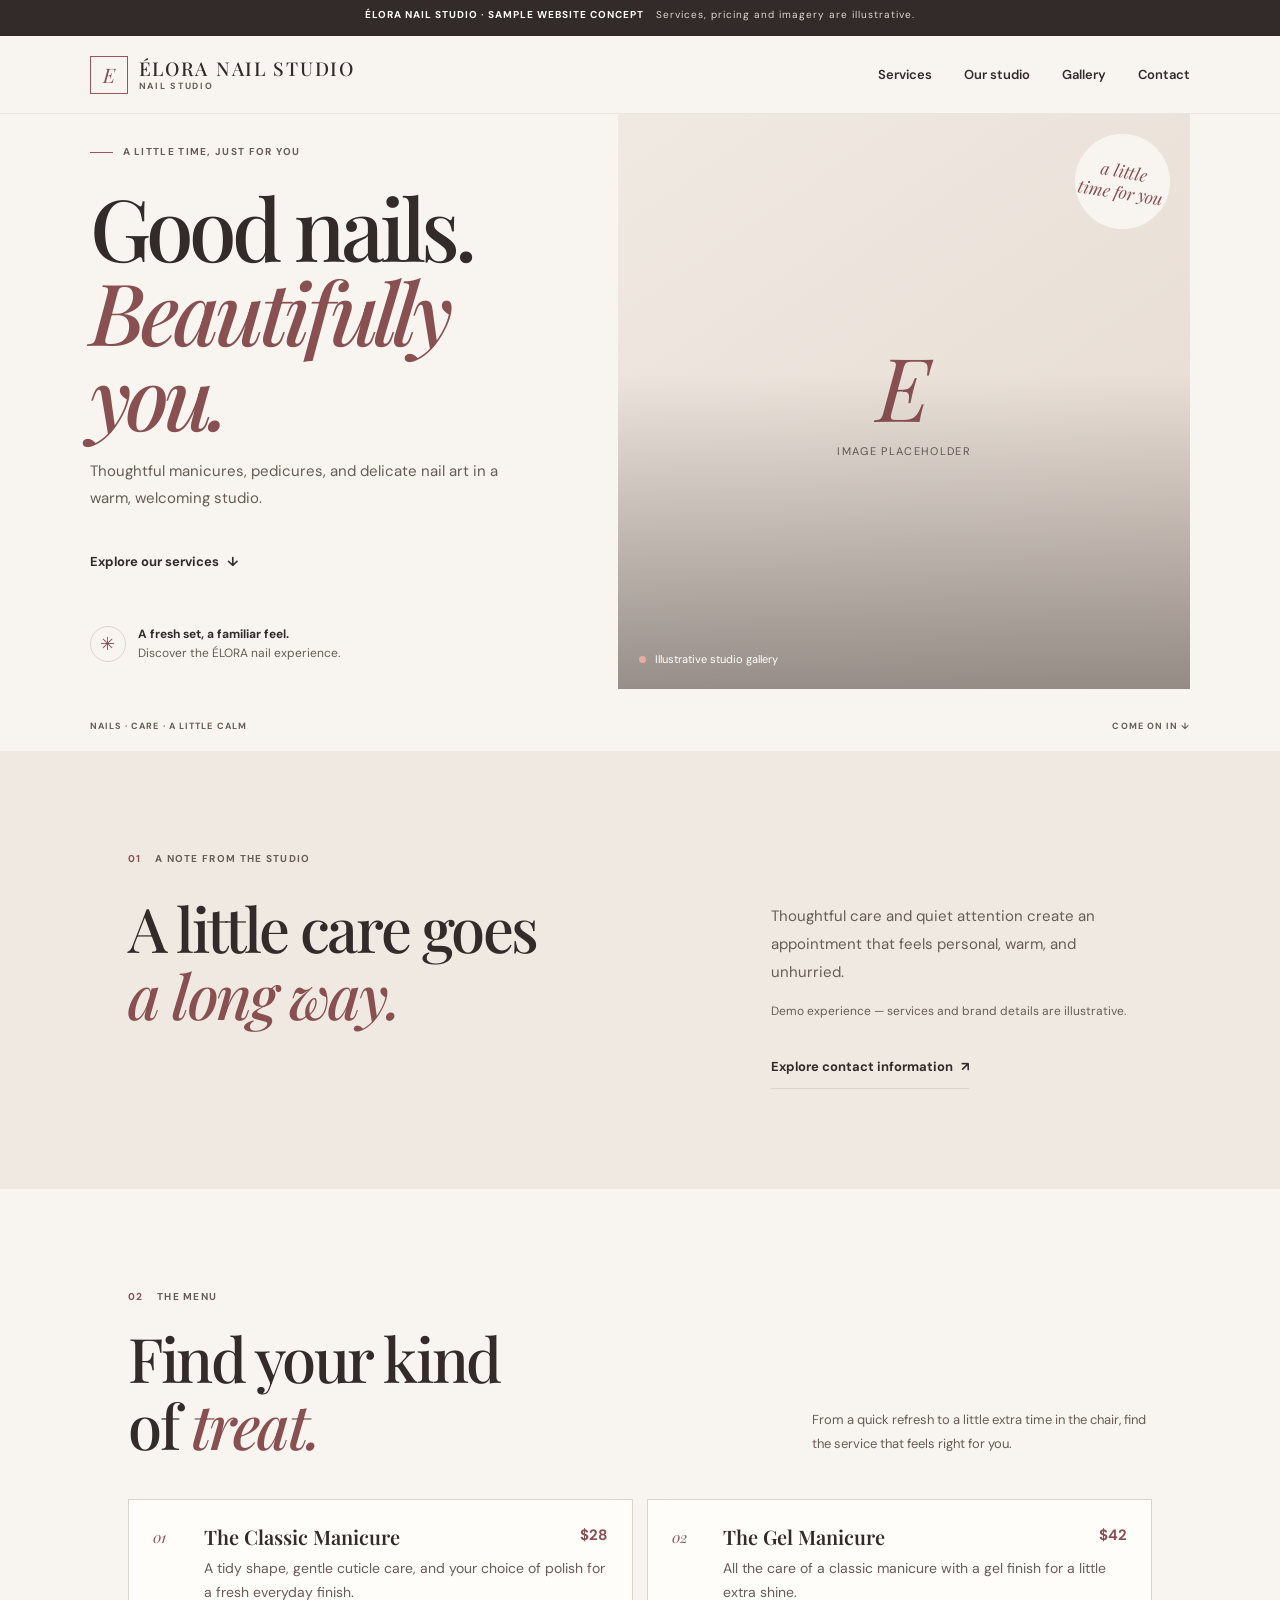
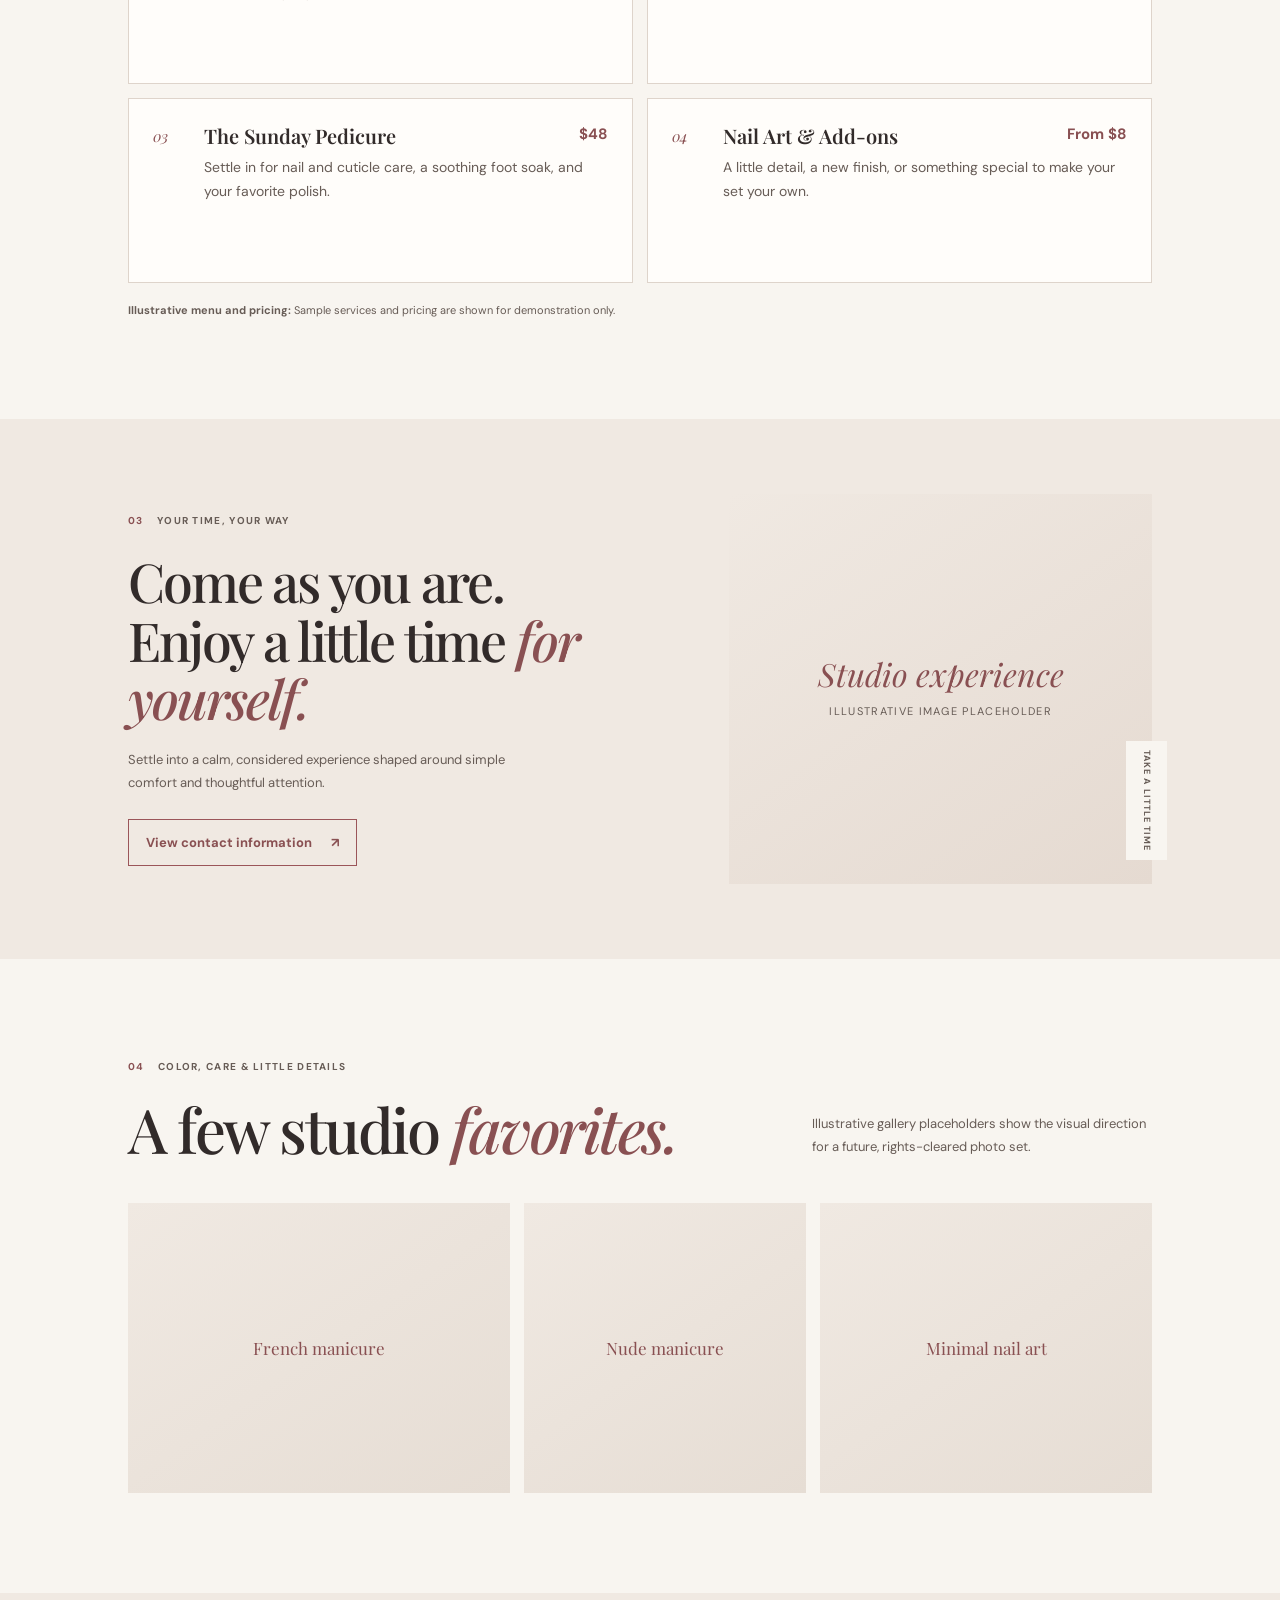
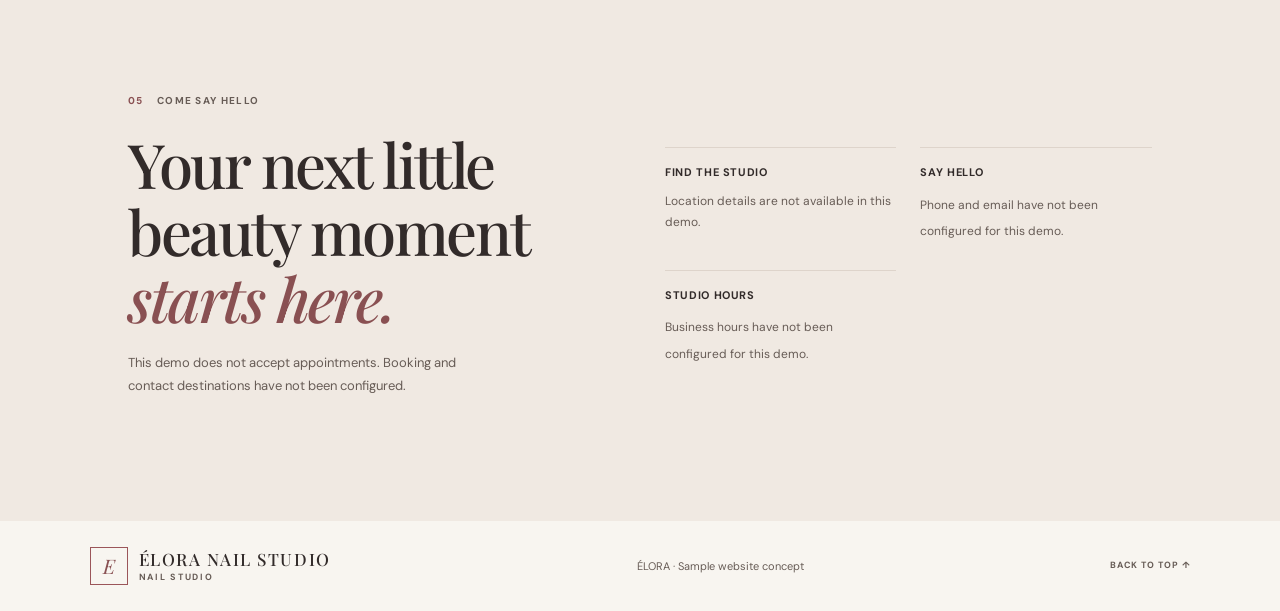
<file: nail/index.html>
<!doctype html>
<html lang="en">
<head>
  <meta charset="utf-8">
  <meta name="viewport" content="width=device-width, initial-scale=1">
  <meta name="description" content="ÉLORA NAIL STUDIO is an illustrative nail studio website concept featuring thoughtful manicures, pedicures, and delicate nail art.">
  <meta property="og:title" content="ÉLORA NAIL STUDIO | Sample Website Concept">
  <meta property="og:description" content="ÉLORA NAIL STUDIO is an illustrative nail studio website concept featuring thoughtful manicures, pedicures, and delicate nail art.">
  <meta property="og:type" content="website">
  <meta name="theme-color" content="#f8f5f0">
  <title>ÉLORA NAIL STUDIO | Sample Website Concept</title>
  <link rel="icon" type="image/svg+xml" href="favicon.svg">
  <link rel="preconnect" href="https://fonts.googleapis.com">
  <link rel="preconnect" href="https://fonts.gstatic.com" crossorigin>
  <link href="https://fonts.googleapis.com/css2?family=DM+Sans:wght@400;500;600;700&family=Playfair+Display:wght@500;600;700&display=swap" rel="stylesheet">
  <link rel="stylesheet" href="style.css">
  <script src="site-config.js" defer></script>
  <script src="script.js" defer></script>
</head>
<body>
  <a class="skip-link" href="#main-content">Skip to main content</a>
  <div class="announcement" data-demo-notice>
    <span>ÉLORA NAIL STUDIO · SAMPLE WEBSITE CONCEPT</span>
    <span>Services, pricing and imagery are illustrative.</span>
  </div>

  <header class="site-header">
    <a class="brand" href="#home" aria-label="ÉLORA NAIL STUDIO home">
      <span class="brand-mark" aria-hidden="true">E</span>
      <span class="brand-lockup"><span class="brand-name">ÉLORA</span><span class="brand-descriptor">NAIL STUDIO</span></span>
    </a>
    <button class="menu-toggle" type="button" aria-label="Open navigation" aria-controls="main-navigation" aria-expanded="false">☰</button>
    <nav class="nav" id="main-navigation" aria-label="Main navigation">
      <a href="#services">Services</a>
      <a href="#about">Our studio</a>
      <a href="#gallery">Gallery</a>
      <a href="#visit">Contact</a>
      <a class="nav-cta" data-booking-link href="#visit">Booking Information <span aria-hidden="true">↗</span></a>
    </nav>
  </header>

  <main id="main-content" tabindex="-1">
    <section class="hero" id="home">
      <div class="hero-copy">
        <p class="eyebrow"><span aria-hidden="true"></span> A LITTLE TIME, JUST FOR YOU</p>
        <h1>Good nails.<br><em>Beautifully you.</em></h1>
        <p class="hero-description">Thoughtful manicures, pedicures, and delicate nail art in a warm, welcoming studio.</p>
        <div class="hero-actions">
          <a class="button button-primary" data-booking-link href="#visit">Booking Information <span aria-hidden="true">↗</span></a>
          <a class="text-link" href="#services">Explore our services <span aria-hidden="true">↓</span></a>
        </div>
        <div class="hero-note">
          <span class="note-flower" aria-hidden="true">✳</span>
          <p><strong>A fresh set, a familiar feel.</strong><br><span>Discover the ÉLORA nail experience.</span></p>
        </div>
      </div>
      <div class="hero-image">
        <div class="image-placeholder" role="img" aria-label="Illustrative beauty studio image placeholder">
          <span aria-hidden="true">E</span>
          <small>Image placeholder</small>
        </div>
        <div class="image-caption"><span class="caption-dot" aria-hidden="true"></span><span data-image-caption>Illustrative studio gallery</span></div>
        <span class="image-stamp" aria-hidden="true">a little<br>time for you</span>
      </div>
      <div class="hero-bottom"><span>NAILS · CARE · A LITTLE CALM</span><a href="#about">COME ON IN ↓</a></div>
    </section>

    <section class="welcome section-wrap" id="about">
      <div class="section-label"><span>01</span> A NOTE FROM THE STUDIO</div>
      <div class="welcome-content">
        <h2>A little care goes<br><em>a long way.</em></h2>
        <div class="welcome-copy">
          <p data-about-copy>Thoughtful care and quiet attention create an appointment that feels personal, warm, and unhurried.</p>
          <p class="small-note">Demo experience — services and brand details are illustrative.</p>
          <a class="text-link underlined-link" href="#visit">Explore contact information <span aria-hidden="true">↗</span></a>
        </div>
      </div>
    </section>

    <section class="services section-wrap" id="services">
      <div class="section-heading">
        <div>
          <div class="section-label"><span>02</span> THE MENU</div>
          <h2>Find your kind<br>of <em>treat.</em></h2>
        </div>
        <p>From a quick refresh to a little extra time in the chair, find the service that feels right for you.</p>
      </div>
      <div class="service-grid" id="service-list" aria-live="polite"></div>
      <p class="menu-note"><strong>Illustrative menu and pricing:</strong> Sample services and pricing are shown for demonstration only.</p>
    </section>

    <section class="studio section-wrap">
      <div class="studio-copy">
        <div class="section-label"><span>03</span> YOUR TIME, YOUR WAY</div>
        <h2>Come as you are.<br>Enjoy a little time <em>for yourself.</em></h2>
        <p>Settle into a calm, considered experience shaped around simple comfort and thoughtful attention.</p>
        <a class="button button-secondary" href="#visit">View contact information <span aria-hidden="true">↗</span></a>
      </div>
      <div class="studio-image">
        <div class="image-placeholder studio-placeholder" role="img" aria-label="Illustrative studio experience image placeholder">
          <span aria-hidden="true">Studio experience</span>
          <small>Illustrative image placeholder</small>
        </div>
        <span class="image-aside">TAKE A LITTLE TIME</span>
      </div>
    </section>

    <section class="gallery section-wrap" id="gallery">
      <div class="section-heading">
        <div>
          <div class="section-label"><span>04</span> COLOR, CARE &amp; LITTLE DETAILS</div>
          <h2>A few studio <em>favorites.</em></h2>
        </div>
        <p>Illustrative gallery placeholders show the visual direction for a future, rights-cleared photo set.</p>
      </div>
      <div class="gallery-grid" id="gallery-list"></div>
    </section>

    <section class="visit section-wrap" id="visit">
      <div class="visit-copy">
        <div class="section-label"><span>05</span> COME SAY HELLO</div>
        <h2>Your next little beauty moment<br><em>starts here.</em></h2>
        <p>This demo does not accept appointments. Booking and contact destinations have not been configured.</p>
        <a class="button button-primary visit-booking" data-booking-link href="#visit">Booking Information <span aria-hidden="true">↗</span></a>
      </div>
      <div class="visit-details">
        <div class="detail-block">
          <h3>Find the studio</h3>
          <address data-address>Location details are not available in this demo.</address>
          <a class="detail-link" data-map-link href="#visit" hidden>Get directions <span aria-hidden="true">↗</span></a>
        </div>
        <div class="detail-block">
          <h3>Say hello</h3>
          <a class="detail-link" data-phone-link href="#visit" hidden></a>
          <a class="detail-link" data-email-link href="#visit" hidden></a>
          <span class="small-note" data-contact-placeholder>Phone and email have not been configured for this demo.</span>
        </div>
        <div class="detail-block">
          <h3>Studio hours</h3>
          <ul class="hours-list" id="hours-list"></ul>
          <span class="small-note" data-hours-placeholder>Business hours have not been configured for this demo.</span>
        </div>
      </div>
    </section>
  </main>

  <footer class="footer">
    <a class="brand" href="#home" aria-label="ÉLORA NAIL STUDIO home">
      <span class="brand-mark" aria-hidden="true">E</span>
      <span class="brand-lockup"><span class="brand-name">ÉLORA</span><span class="brand-descriptor">NAIL STUDIO</span></span>
    </a>
    <p>ÉLORA · Sample website concept</p>
    <a class="back-to-top" href="#home">BACK TO TOP ↑</a>
  </footer>
</body>
</html>
</file>
<file: nail/style.css>
:root {
  --paper: #F8F5F0;
  --ink: #322B2A;
  --ink-soft: #675C56;
  --accent: #9B5559;
  --accent-dark: #895052;
  --surface: #F0E9E2;
  --white: #FFFDFA;
  --line: #DED4CB;
  --dusty-rose: #C69A98;
  --font-body: "DM Sans", Arial, sans-serif;
  --font-display: "Playfair Display", Georgia, serif;
}
* { box-sizing: border-box; }
html { scroll-behavior: smooth; scroll-padding-top: 85px; }
body { margin: 0; color: var(--ink); background: var(--paper); font-family: var(--font-body); font-size: 16px; line-height: 1.65; -webkit-font-smoothing: antialiased; }
img { display: block; max-width: 100%; }
a { color: inherit; text-decoration: none; }
button { font: inherit; }
a:focus-visible, button:focus-visible { outline: 3px solid var(--accent-dark); outline-offset: 4px; }
.skip-link { position: fixed; top: 8px; left: 8px; z-index: 100; padding: 10px 14px; transform: translateY(calc(-100% - 16px)); background: var(--white); color: var(--ink); font-weight: 700; }
.skip-link:focus { transform: translateY(0); }
.announcement { min-height: 36px; padding: 7px 5vw; display: flex; justify-content: center; gap: 12px; background: var(--ink); color: var(--white); text-align: center; font-size: 10px; letter-spacing: .1em; }
.announcement span:first-child { font-weight: 700; }
.announcement span:last-child { color: #e2d7cf; }
.site-header { height: 78px; padding: 0 7vw; display: flex; align-items: center; justify-content: space-between; background: var(--paper); position: sticky; top: 0; z-index: 20; border-bottom: 1px solid rgba(50,43,42,.08); }
.brand { display: inline-flex; min-height: 44px; align-items: center; gap: 11px; }
.brand-mark { width: 38px; height: 38px; display: grid; place-items: center; border: 1px solid var(--accent); color: var(--accent-dark); font-family: var(--font-display); font-size: 20px; font-style: italic; }
.brand-lockup { display: flex; flex-direction: column; line-height: 1; }
.brand-name { font-family: var(--font-display); font-size: 19px; line-height: 1.1; letter-spacing: .09em; }
.brand-descriptor { margin-top: 4px; color: var(--ink-soft); font-size: 9px; font-weight: 700; letter-spacing: .19em; }
.nav { display: flex; align-items: center; gap: clamp(17px, 2.5vw, 36px); font-size: 13px; font-weight: 600; }
.nav a:not(.nav-cta):hover, .text-link:hover, .detail-link:hover, .back-to-top:hover { color: var(--accent-dark); text-decoration: underline; text-underline-offset: 4px; }
.nav-cta { min-height: 43px; padding: 10px 15px; display: inline-flex; align-items: center; gap: 12px; background: var(--accent); color: #fff; }
.nav-cta:hover, .button-primary:hover { background: var(--accent-dark); }
.menu-toggle { display: none; min-width: 44px; min-height: 44px; border: 1px solid var(--line); background: transparent; color: var(--ink); font-size: 23px; cursor: pointer; }
.hero { min-height: 615px; padding: 0 7vw 62px; display: grid; grid-template-columns: 48% 52%; position: relative; }
.hero-copy { align-self: center; padding: 30px 12% 25px 0; }
.eyebrow, .section-label { font-size: 10px; font-weight: 700; letter-spacing: .13em; }
.eyebrow { display: flex; align-items: center; gap: 10px; color: var(--ink-soft); }
.eyebrow > span { width: 23px; height: 1px; background: var(--accent); }
h1, h2, h3, p { margin-top: 0; }
h1, h2, .brand-name { font-family: var(--font-display); font-weight: 500; }
h1 { margin: 24px 0 19px; font-size: clamp(54px, 6.7vw, 89px); line-height: .99; letter-spacing: -.055em; }
h1 em, h2 em { color: var(--accent-dark); font-weight: 500; }
.hero-description { max-width: 410px; color: var(--ink-soft); font-size: 15px; line-height: 1.8; }
.hero-actions { margin-top: 27px; display: flex; flex-wrap: wrap; align-items: center; gap: 20px; }
.button { min-height: 47px; padding: 12px 17px; display: inline-flex; align-items: center; justify-content: center; gap: 19px; font-size: 13px; font-weight: 700; transition: background .2s, transform .2s; }
.button:hover { transform: translateY(-2px); }
.button-primary { background: var(--accent); color: white; }
.text-link { min-height: 44px; display: inline-flex; align-items: center; gap: 8px; font-size: 13px; font-weight: 700; }
.hero-note { margin-top: 42px; display: flex; align-items: center; gap: 12px; }
.note-flower { width: 36px; height: 36px; display: grid; place-items: center; border: 1px solid var(--line); border-radius: 50%; color: var(--accent-dark); font-size: 18px; }
.hero-note p { margin: 0; font-size: 12px; line-height: 1.6; }
.hero-note p span { color: var(--ink-soft); }
.hero-image { min-height: 505px; position: relative; overflow: hidden; background: var(--surface); }
.hero-image::after { content: ""; position: absolute; inset: 45% 0 0; background: linear-gradient(transparent, rgba(28,20,19,.4)); pointer-events: none; }
.hero-image > img { width: 100%; height: 100%; position: absolute; inset: 0; object-fit: cover; object-position: center; }
.image-placeholder { width: 100%; height: 100%; min-height: 505px; display: grid; place-content: center; gap: 12px; background: linear-gradient(145deg, var(--surface), #E5DAD1); color: var(--accent-dark); text-align: center; }
.image-placeholder > span { font-family: var(--font-display); font-size: 88px; font-style: italic; line-height: 1; }
.image-placeholder small { color: var(--ink-soft); font-size: 11px; letter-spacing: .12em; text-transform: uppercase; }
.image-caption { position: absolute; bottom: 20px; left: 21px; z-index: 1; display: flex; align-items: center; gap: 9px; color: white; font-size: 11px; }
.caption-dot { width: 7px; height: 7px; border-radius: 50%; background: #e7ae9e; }
.image-stamp { width: 95px; height: 95px; position: absolute; top: 20px; right: 20px; z-index: 1; display: grid; place-content: center; border-radius: 50%; background: var(--paper); color: var(--accent-dark); text-align: center; font: italic 17px/1.2 var(--font-display); transform: rotate(9deg); }
.hero-bottom { position: absolute; right: 7vw; bottom: 17px; left: 7vw; display: flex; justify-content: space-between; color: var(--ink-soft); font-size: 9px; font-weight: 700; letter-spacing: .12em; }
.hero-bottom a:hover { color: var(--accent-dark); }
.section-wrap { padding: 100px 10vw; }
.section-label { color: var(--ink-soft); }
.section-label > span { margin-right: 10px; color: var(--accent-dark); }
.welcome { background: var(--surface); }
.welcome-content { margin-top: 28px; display: grid; grid-template-columns: 1fr .68fr; gap: 8%; align-items: start; }
h2 { margin: 0; font-size: clamp(39px, 4.8vw, 62px); line-height: 1.09; letter-spacing: -.04em; }
.welcome-copy { padding-top: 8px; }
.welcome-copy > p:first-child { color: var(--ink-soft); font-size: 15px; line-height: 1.85; }
.small-note { color: var(--ink-soft); font-size: 12px; line-height: 1.7; }
.underlined-link { margin-top: 11px; border-bottom: 1px solid var(--line); }
.services { background: var(--paper); }
.section-heading { margin-bottom: 40px; display: flex; align-items: end; justify-content: space-between; gap: 32px; }
.section-heading h2 { margin-top: 20px; }
.section-heading > p { max-width: 340px; margin: 0 0 4px; color: var(--ink-soft); font-size: 13px; line-height: 1.8; }
.service-grid { display: grid; grid-template-columns: repeat(2, minmax(0, 1fr)); gap: 14px; }
.service-card { min-height: 185px; padding: 23px 24px; display: grid; grid-template-columns: 37px 1fr auto; grid-template-rows: auto auto 1fr; gap: 0 14px; border: 1px solid var(--line); background: var(--white); }
.service-number { grid-row: 1 / span 3; padding-top: 4px; color: var(--accent-dark); font: italic 15px var(--font-display); }
.service-card h3 { margin: 0 0 7px; font: 600 20px var(--font-display); }
.service-card p { grid-column: 2 / 4; margin: 0; color: var(--ink-soft); font-size: 14px; line-height: 1.7; }
.service-price { grid-column: 3; grid-row: 1; color: var(--accent-dark); font-size: 15px; font-weight: 700; white-space: nowrap; }
.menu-note { margin: 18px 0 0; color: var(--ink-soft); font-size: 11px; }
.studio { padding-top: 75px; padding-bottom: 75px; display: grid; grid-template-columns: 1fr .83fr; align-items: center; gap: 9%; background: var(--surface); }
.studio-copy h2 { margin-top: 23px; font-size: clamp(38px, 4.2vw, 55px); }
.studio-copy > p { max-width: 420px; margin: 20px 0 24px; color: var(--ink-soft); font-size: 13px; line-height: 1.8; }
.button-secondary { border: 1px solid var(--accent); color: var(--accent-dark); }
.button-secondary:hover { background: var(--white); }
.studio-image { min-height: 390px; position: relative; }
.studio-image img { width: 100%; height: 100%; position: absolute; inset: 0; object-fit: cover; }
.studio-placeholder { min-height: 390px; position: absolute; inset: 0; }
.studio-placeholder > span { max-width: 100%; font-size: 32px; }
.image-aside { position: absolute; right: -15px; bottom: 24px; padding: 9px 13px; background: var(--paper); color: var(--ink-soft); font-size: 9px; font-weight: 700; letter-spacing: .12em; writing-mode: vertical-rl; }
.gallery { background: var(--paper); }
.gallery-grid { display: grid; grid-template-columns: 1.15fr .85fr 1fr; grid-template-rows: 290px; gap: 14px; }
.gallery-item { min-width: 0; height: 100%; margin: 0; overflow: hidden; background: var(--surface); }
.gallery-item img { width: 100%; height: 100%; object-fit: cover; transition: transform .45s; }
.gallery-placeholder { display: grid; place-content: center; background: linear-gradient(145deg, var(--surface), #E6DDD4); color: var(--accent-dark); text-align: center; font-family: var(--font-display); font-size: 17px; }
.gallery-item:hover img { transform: scale(1.035); }
.gallery-item-2 img { object-position: center 38%; }
.gallery-item-3 img { object-position: center; }
.visit { display: grid; grid-template-columns: .85fr 1fr; gap: 12%; background: var(--surface); }
.visit-copy h2 { margin-top: 22px; }
.visit-copy > p { max-width: 345px; margin: 19px 0 23px; color: var(--ink-soft); font-size: 13px; line-height: 1.8; }
.visit-details { display: grid; grid-template-columns: 1fr 1fr; gap: 27px 24px; align-content: center; }
.detail-block { padding-top: 15px; border-top: 1px solid var(--line); }
.detail-block h3 { margin: 0 0 9px; font-size: 11px; letter-spacing: .06em; text-transform: uppercase; }
.detail-block address, .detail-link { color: var(--ink-soft); font-size: 12px; line-height: 1.8; font-style: normal; white-space: pre-line; }
.detail-link { display: block; width: fit-content; margin-top: 5px; color: var(--accent-dark); font-weight: 700; }
.hours-list { margin: 0; padding: 0; list-style: none; }
.hours-list li { display: flex; justify-content: space-between; gap: 12px; color: var(--ink-soft); font-size: 11px; line-height: 1.9; }
.footer { min-height: 90px; padding: 19px 7vw; display: flex; align-items: center; justify-content: space-between; gap: 20px; }
.footer .brand-name { font-size: 17px; }
.footer > p { margin: 0; color: var(--ink-soft); font-size: 11px; }
.back-to-top { color: var(--ink-soft); font-size: 9px; font-weight: 700; letter-spacing: .1em; }
[hidden] { display: none !important; }
@media (prefers-reduced-motion: reduce) {
  html { scroll-behavior: auto; }
  *, *::before, *::after { scroll-behavior: auto !important; transition-duration: .01ms !important; animation-duration: .01ms !important; animation-iteration-count: 1 !important; }
}
@media (forced-colors: active) {
  .skip-link { border: 2px solid Highlight; background: Canvas; color: CanvasText; }
  a:focus-visible, button:focus-visible { outline-color: Highlight; }
}
@media (max-width: 950px) {
  .site-header { padding-right: 5vw; padding-left: 5vw; }
  .nav { gap: 15px; font-size: 12px; }
  .hero { padding-right: 5vw; padding-left: 5vw; }
  .hero-bottom { right: 5vw; left: 5vw; }
  .section-wrap { padding-right: 7vw; padding-left: 7vw; }
  .gallery-grid { grid-template-rows: 230px; }
}
@media (max-width: 720px) {
  html { scroll-padding-top: 72px; }
  .announcement { flex-wrap: wrap; gap: 0 8px; font-size: 9px; }
  .announcement span:last-child { display: none; }
  .site-header { height: 68px; }
  .menu-toggle { display: block; }
  .nav { display: none; position: absolute; top: 68px; right: 0; left: 0; padding: 10px 6vw 20px; flex-direction: column; align-items: stretch; gap: 0; background: var(--paper); border-bottom: 1px solid var(--line); font-size: 14px; }
  .nav.is-open { display: flex; }
  .nav a:not(.nav-cta) { min-height: 46px; padding: 11px 0; }
  .nav .nav-cta { margin-top: 8px; justify-content: center; }
  .hero { padding: 0 6vw 48px; display: flex; flex-direction: column; }
  .hero-copy { padding: 50px 0 30px; }
  h1 { font-size: clamp(55px, 13vw, 78px); }
  .hero-description { font-size: 14px; }
  .hero-note { margin-top: 30px; }
  .hero-image { min-height: 390px; }
  .image-stamp { width: 78px; height: 78px; font-size: 14px; }
  .hero-bottom { right: 6vw; left: 6vw; bottom: 14px; font-size: 8px; }
  .section-wrap { padding: 70px 7vw; }
  .welcome-content, .studio, .visit { grid-template-columns: 1fr; gap: 26px; }
  .welcome-copy { max-width: 520px; }
  .section-heading { display: block; }
  .section-heading > p { margin-top: 16px; }
  .service-grid { grid-template-columns: 1fr; }
  .service-card { min-height: 160px; }
  .studio { gap: 33px; }
  .studio-image { min-height: 360px; margin-right: 12px; }
  .gallery-grid { grid-template-columns: 1fr 1fr; grid-template-rows: 250px 210px; }
  .gallery-item-1 { grid-column: 1 / -1; }
  .visit-details { gap: 23px 18px; }
  .footer { padding: 20px 6vw; flex-wrap: wrap; }
  .footer > p { order: 3; width: 100%; }
}
@media (max-width: 420px) {
  .brand { gap: 8px; }
  .brand-name { font-size: 16px; }
  .hero-actions { align-items: flex-start; flex-direction: column; gap: 10px; }
  .hero-image { min-height: 340px; }
  .service-card { padding: 19px 15px; grid-template-columns: 27px 1fr auto; gap: 0 9px; }
  .service-card h3 { font-size: 18px; }
  .service-price { font-size: 10px; }
  .gallery-grid { grid-template-rows: 220px 170px; gap: 9px; }
  .visit-details { grid-template-columns: 1fr; gap: 18px; }
  .back-to-top { margin-left: auto; }
}
</file>
